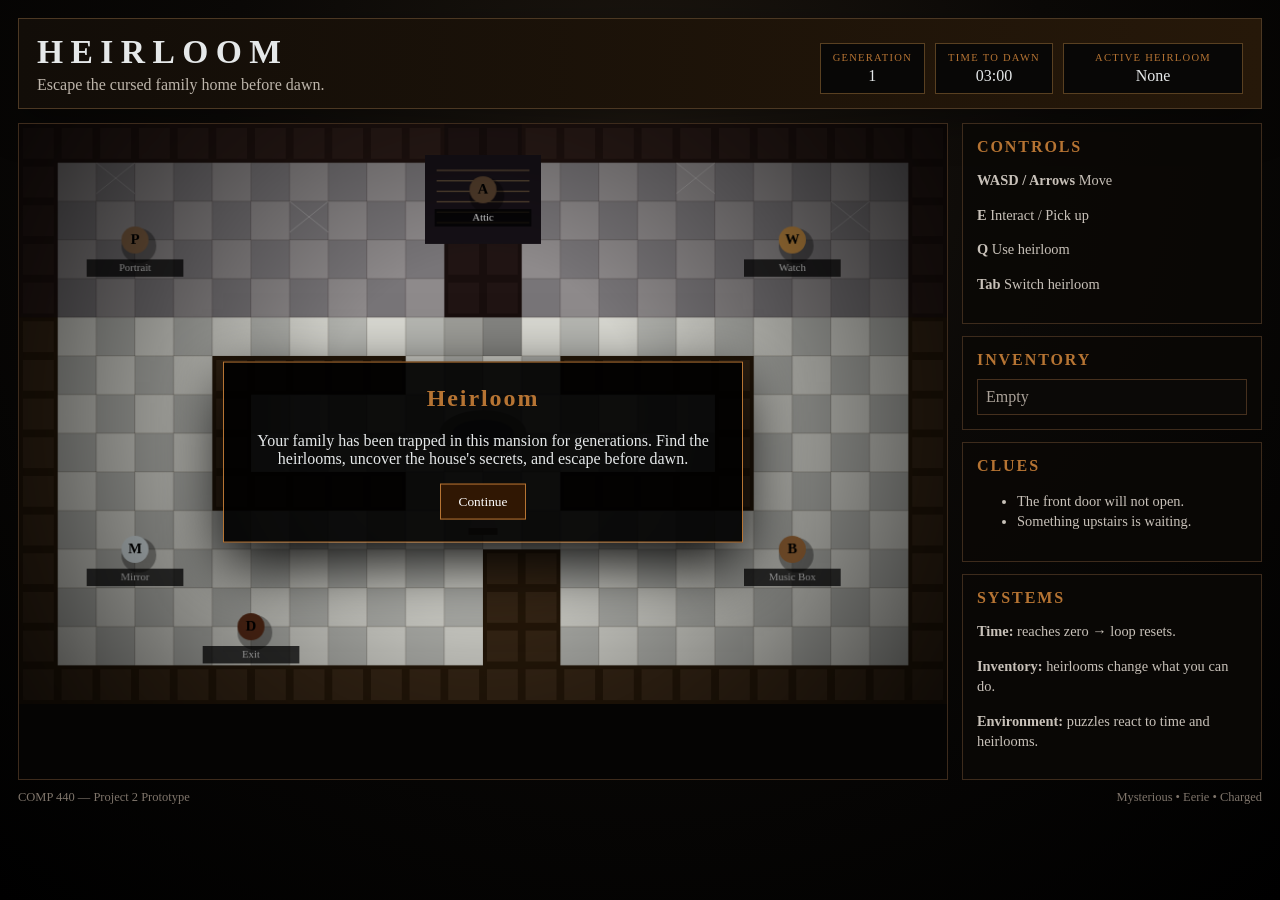
<file: index.html>
<!DOCTYPE html>
<html lang="en">
<head>
  <meta charset="UTF-8" />
  <meta name="viewport" content="width=device-width, initial-scale=1.0" />
  <title>Heirloom</title>
  <style>
* {
  box-sizing: border-box;
}

:root {
  --brown-dark: #261809;
  --marble: #e5e8e9;
  --black: #000000;
  --bronze: #b67433;
  --brown-deep: #301703;
  --panel: rgba(10, 8, 6, 0.94);
  --soft: #bdb5ab;
}

body {
  margin: 0;
  background:
    radial-gradient(circle at 50% 15%, #1d1710 0%, #0b0907 42%, #000 100%);
  color: var(--marble);
  font-family: Georgia, "Times New Roman", serif;
  min-height: 100vh;
}

#game-shell {
  width: min(1400px, 100%);
  margin: 0 auto;
  padding: 18px;
}

.hud {
  display: flex;
  justify-content: space-between;
  gap: 16px;
  align-items: flex-end;
  background: linear-gradient(90deg, #120d08, var(--brown-dark));
  border: 1px solid #4c3823;
  padding: 14px 18px;
  box-shadow: 0 12px 40px rgba(0,0,0,.35);
}

h1 {
  margin: 0;
  letter-spacing: .22em;
  font-size: 2.1rem;
}

#objective {
  color: var(--soft);
  margin: 5px 0 0;
}

.hud-right {
  display: flex;
  gap: 10px;
  flex-wrap: wrap;
  justify-content: flex-end;
}

.stat {
  background: #080706;
  border: 1px solid #594021;
  padding: 8px 12px;
  min-width: 100px;
  text-align: center;
}

.stat.wide {
  min-width: 180px;
}

.label {
  display: block;
  font-size: .66rem;
  letter-spacing: .12em;
  color: var(--bronze);
  margin-bottom: 4px;
}

main {
  display: grid;
  grid-template-columns: minmax(0, 1fr) 300px;
  gap: 14px;
  margin-top: 14px;
}

.game-panel {
  position: relative;
  background: #050403;
  border: 1px solid #3d2b1c;
  overflow: hidden;
}

canvas {
  display: block;
  width: 100%;
  height: auto;
  image-rendering: auto;
  background: #111;
}

.sidebar {
  display: flex;
  flex-direction: column;
  gap: 12px;
}

.sidebar section {
  background: var(--panel);
  border: 1px solid #3d2b1c;
  padding: 14px;
}

.sidebar h2 {
  color: var(--bronze);
  font-size: 1rem;
  letter-spacing: .12em;
  margin: 0 0 10px;
  text-transform: uppercase;
}

.sidebar p,
.sidebar li {
  color: #c8c1b9;
  font-size: .9rem;
  line-height: 1.4;
}

#inventory {
  display: grid;
  gap: 7px;
}

.inv-item {
  border: 1px solid #46301e;
  padding: 8px;
  background: #0b0907;
  color: #aaa198;
}

.inv-item.active {
  border-color: var(--bronze);
  color: white;
  box-shadow: inset 0 0 0 1px rgba(182,116,51,.25);
}

.message {
  position: absolute;
  inset: 50% auto auto 50%;
  transform: translate(-50%, -50%);
  width: min(520px, 86%);
  padding: 22px;
  background: rgba(0,0,0,.94);
  border: 1px solid var(--bronze);
  box-shadow: 0 20px 60px #000;
  text-align: center;
  z-index: 10;
}

.message h2 {
  margin-top: 0;
  color: var(--bronze);
  letter-spacing: .08em;
}

button {
  background: var(--brown-deep);
  color: white;
  border: 1px solid var(--bronze);
  padding: 9px 18px;
  cursor: pointer;
  font-family: inherit;
}

button:hover {
  background: #4a2713;
}

.interaction {
  position: absolute;
  left: 50%;
  bottom: 18px;
  transform: translateX(-50%);
  background: rgba(0,0,0,.88);
  border: 1px solid var(--bronze);
  padding: 9px 14px;
  color: white;
  font-size: .92rem;
}

.hidden {
  display: none;
}

footer {
  display: flex;
  justify-content: space-between;
  gap: 10px;
  color: #7f756b;
  font-size: .78rem;
  padding-top: 10px;
}

@media (max-width: 1000px) {
  main {
    grid-template-columns: 1fr;
  }

  .sidebar {
    display: grid;
    grid-template-columns: repeat(2, 1fr);
  }
}

@media (max-width: 640px) {
  .hud {
    align-items: flex-start;
    flex-direction: column;
  }

  .sidebar {
    grid-template-columns: 1fr;
  }

  footer {
    flex-direction: column;
  }
}

</style>
</head>
<body>
  <div id="game-shell">
    <header class="hud">
      <div>
        <h1>HEIRLOOM</h1>
        <p id="objective">Escape the cursed family home before dawn.</p>
      </div>

      <div class="hud-right">
        <div class="stat">
          <span class="label">GENERATION</span>
          <span id="generation">1</span>
        </div>
        <div class="stat">
          <span class="label">TIME TO DAWN</span>
          <span id="timer">03:00</span>
        </div>
        <div class="stat wide">
          <span class="label">ACTIVE HEIRLOOM</span>
          <span id="active-heirloom">None</span>
        </div>
      </div>
    </header>

    <main>
      <section class="game-panel">
        <canvas id="game" width="960" height="600"></canvas>

        <div id="message-box" class="message hidden">
          <h2 id="message-title"></h2>
          <p id="message-text"></p>
          <button id="message-button">Continue</button>
        </div>

        <div id="interaction-prompt" class="interaction hidden"></div>
      </section>

      <aside class="sidebar">
        <section>
          <h2>Controls</h2>
          <p><b>WASD / Arrows</b> Move</p>
          <p><b>E</b> Interact / Pick up</p>
          <p><b>Q</b> Use heirloom</p>
          <p><b>Tab</b> Switch heirloom</p>
        </section>

        <section>
          <h2>Inventory</h2>
          <div id="inventory"></div>
        </section>

        <section>
          <h2>Clues</h2>
          <ul id="clues">
            <li>The front door will not open.</li>
            <li>Something upstairs is waiting.</li>
          </ul>
        </section>

        <section>
          <h2>Systems</h2>
          <p><b>Time:</b> reaches zero → loop resets.</p>
          <p><b>Inventory:</b> heirlooms change what you can do.</p>
          <p><b>Environment:</b> puzzles react to time and heirlooms.</p>
        </section>
      </aside>
    </main>

    <footer>
      <span>COMP 440 — Project 2 Prototype</span>
      <span>Mysterious • Eerie • Charged</span>
    </footer>
  </div>

  <script>
const canvas = document.getElementById("game");
const ctx = canvas.getContext("2d");

const timerEl = document.getElementById("timer");
const generationEl = document.getElementById("generation");
const activeHeirloomEl = document.getElementById("active-heirloom");
const inventoryEl = document.getElementById("inventory");
const objectiveEl = document.getElementById("objective");
const cluesEl = document.getElementById("clues");
const interactionPrompt = document.getElementById("interaction-prompt");

const messageBox = document.getElementById("message-box");
const messageTitle = document.getElementById("message-title");
const messageText = document.getElementById("message-text");
const messageButton = document.getElementById("message-button");

const keys = {};
let paused = true;
let lastTime = performance.now();

const TILE = 40;
const MAP_W = 24;
const MAP_H = 15;

const COLORS = {
  wall: "#261809",
  floor: "#d9d9d2",
  floorDark: "#6d675f",
  black: "#000000",
  bronze: "#b67433",
  deep: "#301703",
  eerie: "#31293d",
  player: "#ece8df",
  danger: "#6c273b",
  upstairs: "#181319"
};

const map = [
  "########################",
  "#..........##..........#",
  "#..........##..........#",
  "#..P.......##.......W..#",
  "#..........##..........#",
  "#......................#",
  "#....#####....#####....#",
  "#....#............#....#",
  "#....#............#....#",
  "#....#####....#####....#",
  "#......................#",
  "#..M........##......B..#",
  "#...........##.........#",
  "#.....D.....##.........#",
  "########################"
];

let state = {};

function defaultState(generation = 1) {
  const total = Math.max(105, 180 - (generation - 1) * 15);
  return {
    generation,
    totalTime: total,
    timeRemaining: total,
    player: { x: 12 * TILE, y: 10 * TILE, r: 12, speed: 155 },
    inventory: [],
    activeIndex: -1,
    activeHeirloom: null,
    timeEffect: false,
    objects: {
      watch: { x: 20 * TILE, y: 3 * TILE, picked: false },
      mirror: { x: 3 * TILE, y: 11 * TILE, picked: false },
      musicBox: { x: 20 * TILE, y: 11 * TILE, picked: false },
      portrait: { x: 3 * TILE, y: 3 * TILE, solved: false },
      atticDoor: { x: 12 * TILE, y: 1.7 * TILE, solved: false },
      hiddenKey: { x: 4 * TILE, y: 3.6 * TILE, revealed: false, picked: false },
      exitDoor: { x: 6 * TILE, y: 13 * TILE, unlocked: false }
    },
    clues: [
      "The front door will not open.",
      "Something upstairs is waiting."
    ],
    escaped: false
  };
}

function isWall(px, py) {
  const tx = Math.floor(px / TILE);
  const ty = Math.floor(py / TILE);
  if (tx < 0 || ty < 0 || tx >= MAP_W || ty >= MAP_H) return true;
  return map[ty][tx] === "#";
}

function canMove(nx, ny) {
  const r = state.player.r;
  return !isWall(nx-r, ny-r) &&
         !isWall(nx+r, ny-r) &&
         !isWall(nx-r, ny+r) &&
         !isWall(nx+r, ny+r);
}

function addClue(text) {
  if (!state.clues.includes(text)) state.clues.push(text);
  renderClues();
}

function renderClues() {
  cluesEl.innerHTML = state.clues.map(c => `<li>${c}</li>`).join("");
}

function addInventory(name) {
  if (!state.inventory.includes(name)) {
    state.inventory.push(name);
    if (state.activeIndex === -1) {
      state.activeIndex = 0;
      state.activeHeirloom = state.inventory[0];
    }
    renderInventory();
  }
}

function renderInventory() {
  if (!state.inventory.length) {
    inventoryEl.innerHTML = `<div class="inv-item">Empty</div>`;
  } else {
    inventoryEl.innerHTML = state.inventory.map((item, i) =>
      `<div class="inv-item ${i === state.activeIndex ? "active" : ""}">${item}</div>`
    ).join("");
  }
  activeHeirloomEl.textContent = state.activeHeirloom || "None";
}

function switchHeirloom() {
  if (!state.inventory.length) return;
  state.activeIndex = (state.activeIndex + 1) % state.inventory.length;
  state.activeHeirloom = state.inventory[state.activeIndex];
  state.timeEffect = false;
  renderInventory();
}

function useHeirloom() {
  if (!state.activeHeirloom) {
    showMessage("No Heirloom Equipped", "Find an heirloom first.");
    return;
  }

  if (state.activeHeirloom === "Grandfather's Watch") {
    state.timeEffect = !state.timeEffect;
    showMessage(
      "Grandfather's Watch",
      state.timeEffect
        ? "The ticking stretches. Time now passes more slowly."
        : "The watch snaps shut. Time returns to normal."
    );
  } else if (state.activeHeirloom === "Mother's Mirror") {
    const p = state.objects.portrait;
    if (distance(state.player.x, state.player.y, p.x, p.y) < 80) {
      if (!p.solved) {
        p.solved = true;
        state.objects.hiddenKey.revealed = true;
        addClue("The mirror revealed a brass key hidden behind the portrait.");
        showMessage("A Face Behind the Face", "The mirror shows a second reflection. The portrait shifts, revealing a brass key.");
      } else {
        showMessage("Mother's Mirror", "The portrait has already revealed its secret.");
      }
    } else {
      showMessage("Mother's Mirror", "The glass clouds over. Nothing nearby answers it.");
    }
  } else if (state.activeHeirloom === "Music Box") {
    const d = state.objects.atticDoor;
    if (distance(state.player.x, state.player.y, d.x, d.y) < 95) {
      if (!d.solved) {
        d.solved = true;
        addClue("The attic door opened when the music box played.");
        showMessage("The Upstairs Melody", "The music box plays by itself. A lock upstairs clicks open.");
      } else {
        showMessage("Music Box", "The attic has already answered this song.");
      }
    } else {
      showMessage("Music Box", "The melody echoes through the mansion, but nothing nearby changes.");
    }
  }
}

function distance(ax, ay, bx, by) {
  return Math.hypot(ax - bx, ay - by);
}

function nearestInteractable() {
  const list = [];
  const o = state.objects;

  if (!o.watch.picked) list.push({ id: "watch", ...o.watch, label: "Pick up Grandfather's Watch" });
  if (!o.mirror.picked) list.push({ id: "mirror", ...o.mirror, label: "Pick up Mother's Mirror" });
  if (!o.musicBox.picked) list.push({ id: "musicBox", ...o.musicBox, label: "Pick up Music Box" });
  if (o.hiddenKey.revealed && !o.hiddenKey.picked) list.push({ id: "hiddenKey", ...o.hiddenKey, label: "Pick up Brass Key" });
  list.push({ id: "portrait", ...o.portrait, label: "Inspect old family portrait" });
  list.push({ id: "atticDoor", ...o.atticDoor, label: "Inspect attic door" });
  list.push({ id: "exitDoor", ...o.exitDoor, label: "Try the front door" });

  let best = null;
  let bestD = Infinity;
  for (const item of list) {
    const d = distance(state.player.x, state.player.y, item.x, item.y);
    if (d < 60 && d < bestD) {
      best = item;
      bestD = d;
    }
  }
  return best;
}

function interact() {
  const target = nearestInteractable();
  if (!target) return;

  const o = state.objects;

  if (target.id === "watch") {
    o.watch.picked = true;
    addInventory("Grandfather's Watch");
    addClue("Grandfather's Watch can distort the countdown.");
    showMessage("Grandfather's Watch", "Ability: slows time. Curse: every use makes the house feel more aware of you.");
  }

  if (target.id === "mirror") {
    o.mirror.picked = true;
    addInventory("Mother's Mirror");
    addClue("Mother's Mirror can reveal what ordinary sight cannot.");
    showMessage("Mother's Mirror", "Ability: reveals hidden truths. Curse: sometimes the reflection moves after you stop.");
  }

  if (target.id === "musicBox") {
    o.musicBox.picked = true;
    addInventory("Music Box");
    addClue("The music box seems connected to the upstairs lock.");
    showMessage("Music Box", "Ability: awakens old mechanisms. Curse: its song draws the curse closer.");
  }

  if (target.id === "hiddenKey") {
    o.hiddenKey.picked = true;
    addInventory("Brass Key");
    addClue("The brass key looks like it fits the front door.");
    showMessage("Brass Key", "Heavy, old, and warm to the touch.");
  }

  if (target.id === "portrait") {
    if (o.portrait.solved) {
      showMessage("The Portrait", "The frame hangs crooked where the hidden compartment opened.");
    } else if (state.activeHeirloom === "Mother's Mirror") {
      showMessage("The Portrait", "Your equipped mirror reacts. Press Q to use it.");
    } else {
      showMessage("The Portrait", "The girl's painted eyes seem to follow you. Something is wrong with the reflection in the glass.");
    }
  }

  if (target.id === "atticDoor") {
    if (o.atticDoor.solved) {
      showMessage("Attic Door", "The door is open. Cold air spills down the stairs.");
    } else if (state.activeHeirloom === "Music Box") {
      showMessage("Attic Door", "The lock hums faintly. Press Q to use the Music Box.");
    } else {
      showMessage("Attic Door", "A brass mechanism is built into the lock. It resembles the teeth of a music cylinder.");
    }
  }

  if (target.id === "exitDoor") {
    if (state.inventory.includes("Brass Key")) {
      o.exitDoor.unlocked = true;
      escapeGame();
    } else {
      showMessage("Front Door", "The lock refuses to turn. You need a key.");
    }
  }
}

function showMessage(title, text, onClose = null) {
  paused = true;
  messageTitle.textContent = title;
  messageText.textContent = text;
  messageBox.classList.remove("hidden");

  messageButton.onclick = () => {
    messageBox.classList.add("hidden");
    if (onClose) onClose();
    paused = false;
  };
}

function resetLoop() {
  const nextGen = state.generation + 1;
  showMessage(
    "Dawn",
    `You failed to escape. The curse passes to Generation ${nextGen}, stronger than before.`,
    () => {
      state = defaultState(nextGen);
      generationEl.textContent = state.generation;
      renderInventory();
      renderClues();
      objectiveEl.textContent = "Escape the cursed family home before dawn.";
    }
  );
}

function escapeGame() {
  if (state.escaped) return;
  state.escaped = true;
  showMessage(
    "You Escaped",
    `You broke the loop with ${formatTime(state.timeRemaining)} remaining. The family mission is finally complete.`,
    () => {
      objectiveEl.textContent = "The curse is broken.";
      paused = true;
    }
  );
}

function formatTime(seconds) {
  seconds = Math.max(0, Math.ceil(seconds));
  const m = Math.floor(seconds / 60);
  const s = seconds % 60;
  return `${String(m).padStart(2, "0")}:${String(s).padStart(2, "0")}`;
}

function update(dt) {
  if (paused || state.escaped) return;

  let dx = 0, dy = 0;
  if (keys["w"] || keys["arrowup"]) dy -= 1;
  if (keys["s"] || keys["arrowdown"]) dy += 1;
  if (keys["a"] || keys["arrowleft"]) dx -= 1;
  if (keys["d"] || keys["arrowright"]) dx += 1;

  if (dx || dy) {
    const mag = Math.hypot(dx, dy);
    dx /= mag;
    dy /= mag;

    const nx = state.player.x + dx * state.player.speed * dt;
    const ny = state.player.y + dy * state.player.speed * dt;

    if (canMove(nx, state.player.y)) state.player.x = nx;
    if (canMove(state.player.x, ny)) state.player.y = ny;
  }

  const rate = state.timeEffect ? 0.35 : 1;
  state.timeRemaining -= dt * rate;
  if (state.timeRemaining <= 0) {
    state.timeRemaining = 0;
    resetLoop();
  }

  timerEl.textContent = formatTime(state.timeRemaining);
  timerEl.style.color = state.timeRemaining < 30 ? "#ffb2b2" : "";
  generationEl.textContent = state.generation;

  const nearby = nearestInteractable();
  if (nearby && !paused) {
    interactionPrompt.textContent = `[E] ${nearby.label}`;
    interactionPrompt.classList.remove("hidden");
  } else {
    interactionPrompt.classList.add("hidden");
  }
}

function drawTile(x, y, char) {
  const px = x * TILE;
  const py = y * TILE;

  if (char === "#") {
    ctx.fillStyle = COLORS.wall;
    ctx.fillRect(px, py, TILE, TILE);
    ctx.fillStyle = "#382716";
    ctx.fillRect(px + 4, py + 4, TILE - 8, TILE - 8);
  } else {
    ctx.fillStyle = (x + y) % 2 === 0 ? COLORS.floor : "#b6b7b2";
    ctx.fillRect(px, py, TILE, TILE);

    ctx.strokeStyle = "rgba(50,35,20,.14)";
    ctx.strokeRect(px, py, TILE, TILE);
  }
}

function drawRoomShade() {
  ctx.fillStyle = "rgba(0,0,0,.28)";
  ctx.fillRect(11*TILE, 0, 2*TILE, 6*TILE);

  ctx.fillStyle = "rgba(20,10,25,.38)";
  ctx.fillRect(0, 0, canvas.width, 5*TILE);
}

function drawObject(obj, label, color, symbol, visible = true) {
  if (!visible) return;
  ctx.save();
  ctx.translate(obj.x, obj.y);
  ctx.fillStyle = "rgba(0,0,0,.35)";
  ctx.beginPath();
  ctx.arc(4, 6, 18, 0, Math.PI*2);
  ctx.fill();

  ctx.fillStyle = color;
  ctx.beginPath();
  ctx.arc(0, 0, 14, 0, Math.PI*2);
  ctx.fill();

  ctx.fillStyle = "#000";
  ctx.font = "bold 15px Georgia";
  ctx.textAlign = "center";
  ctx.textBaseline = "middle";
  ctx.fillText(symbol, 0, 0);

  ctx.fillStyle = "rgba(0,0,0,.75)";
  ctx.fillRect(-50, 20, 100, 18);
  ctx.fillStyle = "#ddd";
  ctx.font = "11px Georgia";
  ctx.fillText(label, 0, 29);
  ctx.restore();
}

function drawEnvironment() {
  for (let y = 0; y < MAP_H; y++) {
    for (let x = 0; x < MAP_W; x++) {
      drawTile(x, y, map[y][x]);
    }
  }

  drawRoomShade();

  // central fountain
  ctx.fillStyle = "#8a8378";
  ctx.beginPath();
  ctx.ellipse(12*TILE, 8*TILE, 45, 24, 0, 0, Math.PI*2);
  ctx.fill();
  ctx.fillStyle = "#4e5b60";
  ctx.beginPath();
  ctx.ellipse(12*TILE, 8*TILE, 32, 14, 0, 0, Math.PI*2);
  ctx.fill();

  // staircase / attic zone
  ctx.fillStyle = "#151016";
  ctx.fillRect(10.5*TILE, 0.8*TILE, 3*TILE, 2.3*TILE);
  ctx.strokeStyle = "#6c573c";
  for (let i = 0; i < 6; i++) {
    ctx.beginPath();
    ctx.moveTo(10.8*TILE, (1.2+i*.27)*TILE);
    ctx.lineTo(13.2*TILE, (1.2+i*.27)*TILE);
    ctx.stroke();
  }

  const o = state.objects;

  drawObject(o.portrait, "Portrait", "#806043", "P");
  drawObject(o.atticDoor, "Attic", o.atticDoor.solved ? "#6f8d68" : "#4f3b2a", o.atticDoor.solved ? "✓" : "A");

  if (!o.watch.picked) drawObject(o.watch, "Watch", "#c18a42", "W");
  if (!o.mirror.picked) drawObject(o.mirror, "Mirror", "#d8e2e5", "M");
  if (!o.musicBox.picked) drawObject(o.musicBox, "Music Box", "#a36d3b", "B");
  if (o.hiddenKey.revealed && !o.hiddenKey.picked) drawObject(o.hiddenKey, "Key", "#deb65d", "K");

  drawObject(o.exitDoor, "Exit", "#5a2c18", "D");

  // sparse cobwebs upstairs
  ctx.strokeStyle = "rgba(230,230,230,.28)";
  for (const [sx, sy] of [[2,1],[7,2],[17,1],[21,2]]) {
    ctx.beginPath();
    ctx.moveTo(sx*TILE, sy*TILE);
    ctx.lineTo((sx+1)*TILE, (sy+.8)*TILE);
    ctx.moveTo((sx+1)*TILE, sy*TILE);
    ctx.lineTo(sx*TILE, (sy+.8)*TILE);
    ctx.stroke();
  }
}

function drawPlayer() {
  const p = state.player;

  ctx.save();
  ctx.translate(p.x, p.y);

  if (state.timeRemaining < 30) {
    ctx.strokeStyle = "rgba(120,20,45,.5)";
    ctx.lineWidth = 5;
    ctx.beginPath();
    ctx.arc(0,0,22 + Math.sin(performance.now()/120)*3,0,Math.PI*2);
    ctx.stroke();
  }

  ctx.fillStyle = "#eeeae2";
  ctx.beginPath();
  ctx.arc(0, -5, 10, 0, Math.PI*2);
  ctx.fill();

  ctx.fillStyle = "#d7d2ca";
  ctx.beginPath();
  ctx.moveTo(-11, 5);
  ctx.lineTo(11, 5);
  ctx.lineTo(15, 25);
  ctx.lineTo(-15, 25);
  ctx.closePath();
  ctx.fill();

  ctx.fillStyle = "#7b674f";
  ctx.fillRect(-15, 18, 30, 7);

  ctx.restore();
}

function drawVignette() {
  const grad = ctx.createRadialGradient(
    canvas.width/2, canvas.height/2, 160,
    canvas.width/2, canvas.height/2, 600
  );
  grad.addColorStop(0, "rgba(0,0,0,0)");
  grad.addColorStop(1, "rgba(0,0,0,.78)");
  ctx.fillStyle = grad;
  ctx.fillRect(0,0,canvas.width,canvas.height);

  if (state.timeEffect) {
    ctx.strokeStyle = "rgba(182,116,51,.28)";
    ctx.lineWidth = 12;
    ctx.strokeRect(6,6,canvas.width-12,canvas.height-12);
  }
}

function draw() {
  ctx.clearRect(0,0,canvas.width,canvas.height);
  drawEnvironment();
  drawPlayer();
  drawVignette();
}

function gameLoop(now) {
  const dt = Math.min((now - lastTime) / 1000, 0.05);
  lastTime = now;
  update(dt);
  draw();
  requestAnimationFrame(gameLoop);
}

window.addEventListener("keydown", (e) => {
  const k = e.key.toLowerCase();
  keys[k] = true;

  if (e.key === "Tab") {
    e.preventDefault();
    if (!paused) switchHeirloom();
  }
  if (k === "e" && !paused) interact();
  if (k === "q" && !paused) useHeirloom();
});

window.addEventListener("keyup", (e) => {
  keys[e.key.toLowerCase()] = false;
});

function startGame() {
  state = defaultState(1);
  renderInventory();
  renderClues();
  generationEl.textContent = state.generation;
  timerEl.textContent = formatTime(state.timeRemaining);
  activeHeirloomEl.textContent = "None";

  showMessage(
    "Heirloom",
    "Your family has been trapped in this mansion for generations. Find the heirlooms, uncover the house's secrets, and escape before dawn."
  );
}

startGame();
requestAnimationFrame(gameLoop);

</script>
</body>
</html>
</file>
